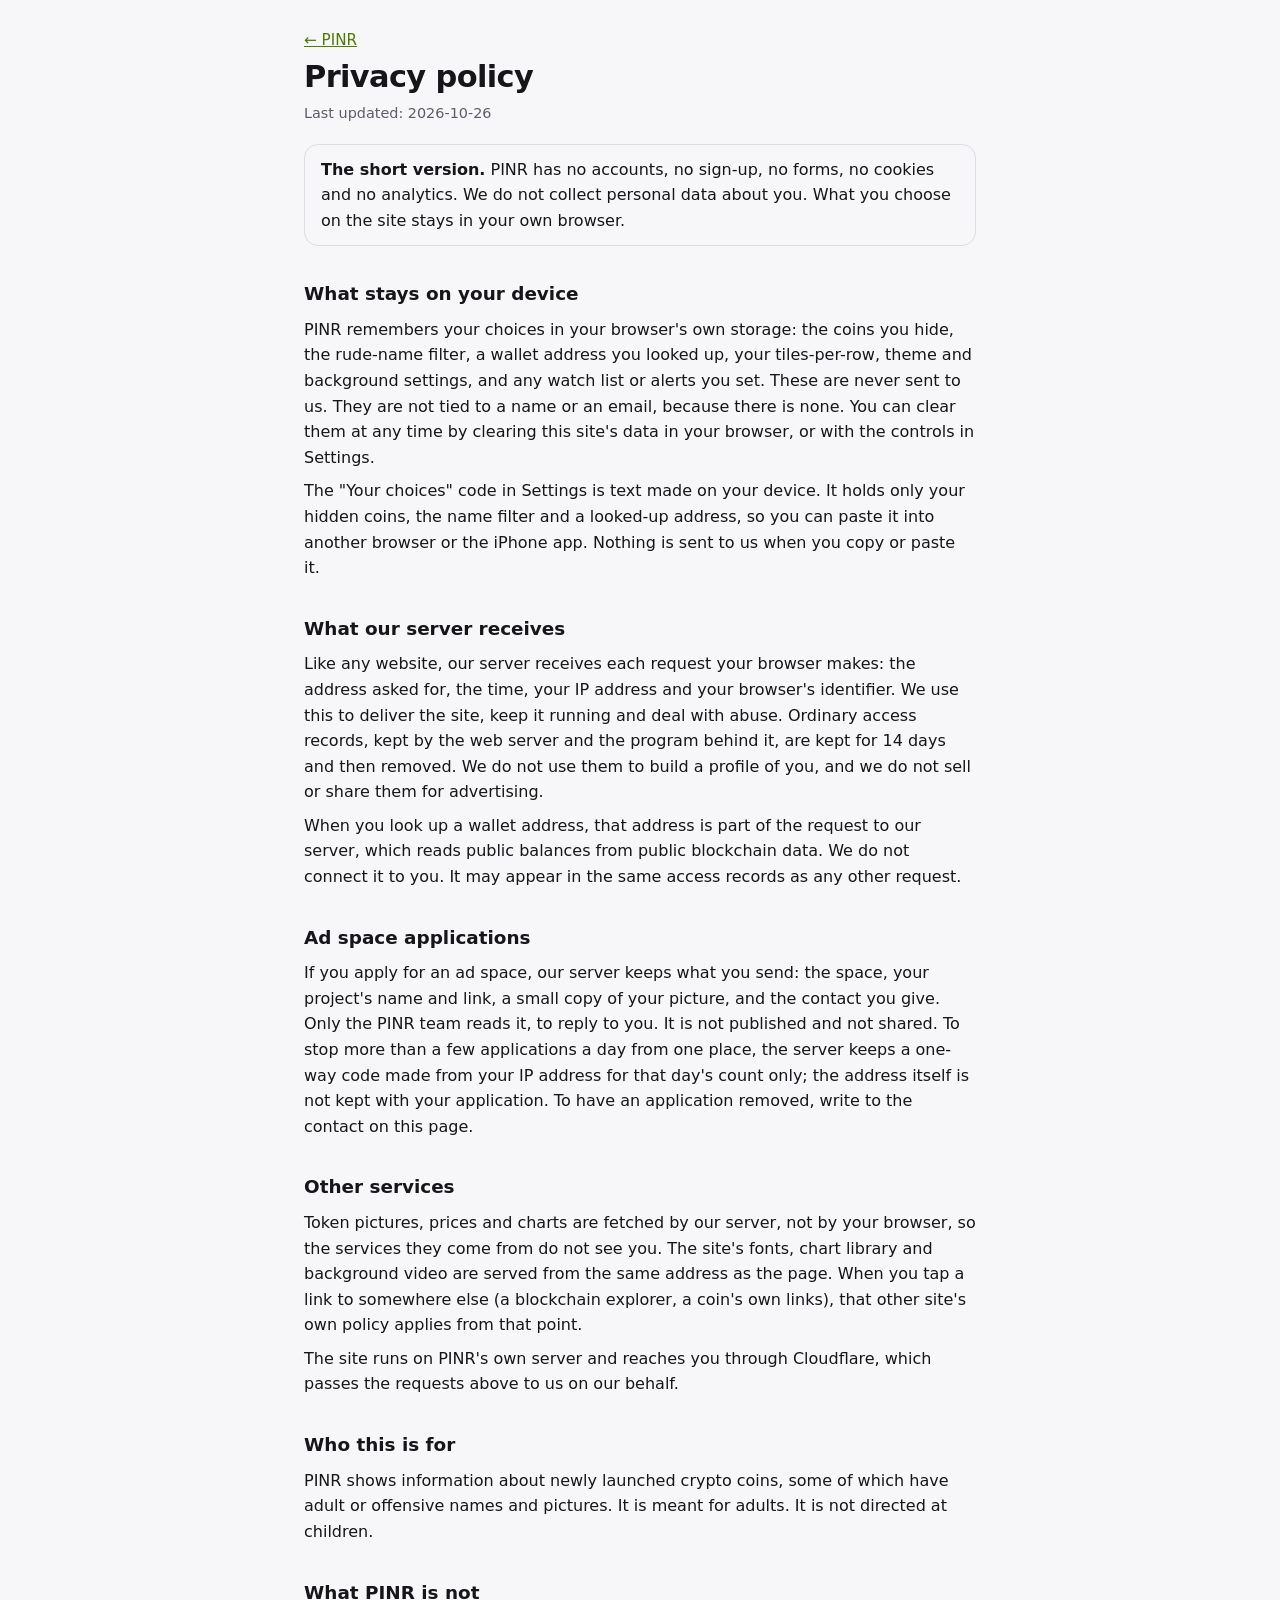
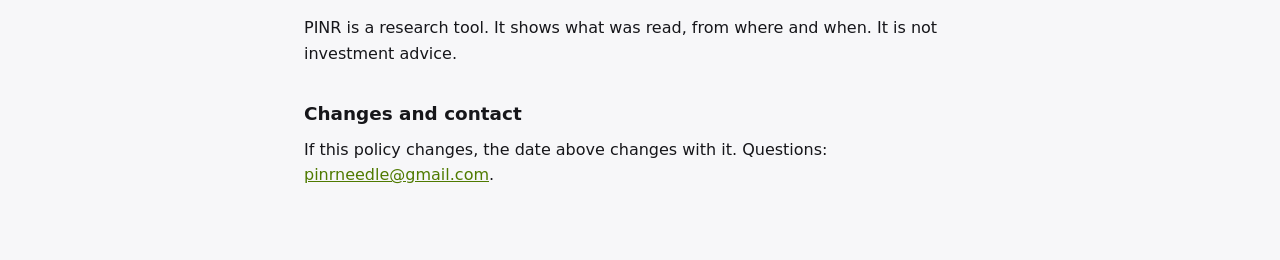
<file: pinr-live/public/privacy.html>
<!doctype html>
<html lang="en">
<head>
<meta charset="utf-8" />
<meta name="viewport" content="width=device-width, initial-scale=1" />
<meta name="robots" content="index,follow" />
<title>PINR privacy policy</title>
<style>
  :root { color-scheme: light dark; --bg: #f7f7f9; --fg: #16161a; --mute: #5d5d68; --line: #dcdce2; --live: #4f7a00; }
  @media (prefers-color-scheme: dark) { :root { --bg: #0b0b10; --fg: #ececf2; --mute: #a0a0ad; --line: #26262f; --live: #d6ff3c; } }
  html { background: var(--bg); }
  body { margin: 0 auto; max-width: 42rem; padding: 28px 20px 64px; background: var(--bg); color: var(--fg); font: 16px/1.6 -apple-system, BlinkMacSystemFont, "Segoe UI", Inter, system-ui, sans-serif; }
  a { color: var(--live); }
  h1 { font-size: 1.9rem; line-height: 1.15; margin: 0.2em 0 0.1em; letter-spacing: -0.02em; }
  h2 { font-size: 1.15rem; margin: 1.8em 0 0.3em; }
  p, li { margin: 0.5em 0; }
  .meta { color: var(--mute); font-size: 0.9rem; }
  .short { border: 1px solid var(--line); border-radius: 14px; padding: 4px 16px; margin: 18px 0; }
  .fill { background: rgba(255, 200, 0, 0.25); padding: 0 4px; border-radius: 4px; }
  nav { margin-bottom: 8px; font-size: 0.95rem; }
</style>
</head>
<body>
<nav><a href="/">← PINR</a></nav>
<h1>Privacy policy</h1>
<p class="meta">Last updated: 2026-10-26</p>

<div class="short">
<p><strong>The short version.</strong> PINR has no accounts, no sign-up, no forms, no cookies and no analytics. We do not collect personal data about you. What you choose on the site stays in your own browser.</p>
</div>

<h2>What stays on your device</h2>
<p>PINR remembers your choices in your browser's own storage: the coins you hide, the rude-name filter, a wallet address you looked up, your tiles-per-row, theme and background settings, and any watch list or alerts you set. These are never sent to us. They are not tied to a name or an email, because there is none. You can clear them at any time by clearing this site's data in your browser, or with the controls in Settings.</p>
<p>The "Your choices" code in Settings is text made on your device. It holds only your hidden coins, the name filter and a looked-up address, so you can paste it into another browser or the iPhone app. Nothing is sent to us when you copy or paste it.</p>

<h2>What our server receives</h2>
<p>Like any website, our server receives each request your browser makes: the address asked for, the time, your IP address and your browser's identifier. We use this to deliver the site, keep it running and deal with abuse. Ordinary access records, kept by the web server and the program behind it, are kept for 14 days and then removed. We do not use them to build a profile of you, and we do not sell or share them for advertising.</p>
<p>When you look up a wallet address, that address is part of the request to our server, which reads public balances from public blockchain data. We do not connect it to you. It may appear in the same access records as any other request.</p>

<h2>Ad space applications</h2>
<p>If you apply for an ad space, our server keeps what you send: the space, your project's name and link, a small copy of your picture, and the contact you give. Only the PINR team reads it, to reply to you. It is not published and not shared. To stop more than a few applications a day from one place, the server keeps a one-way code made from your IP address for that day's count only; the address itself is not kept with your application. To have an application removed, write to the contact on this page.</p>

<h2>Other services</h2>
<p>Token pictures, prices and charts are fetched by our server, not by your browser, so the services they come from do not see you. The site's fonts, chart library and background video are served from the same address as the page. When you tap a link to somewhere else (a blockchain explorer, a coin's own links), that other site's own policy applies from that point.</p>
<p>The site runs on PINR's own server and reaches you through Cloudflare, which passes the requests above to us on our behalf.</p>

<h2>Who this is for</h2>
<p>PINR shows information about newly launched crypto coins, some of which have adult or offensive names and pictures. It is meant for adults. It is not directed at children.</p>

<h2>What PINR is not</h2>
<p>PINR is a research tool. It shows what was read, from where and when. It is not investment advice.</p>

<h2>Changes and contact</h2>
<p>If this policy changes, the date above changes with it. Questions: <a href="mailto:pinrneedle@gmail.com">pinrneedle@gmail.com</a>.</p>
</body>
</html>
</file>
